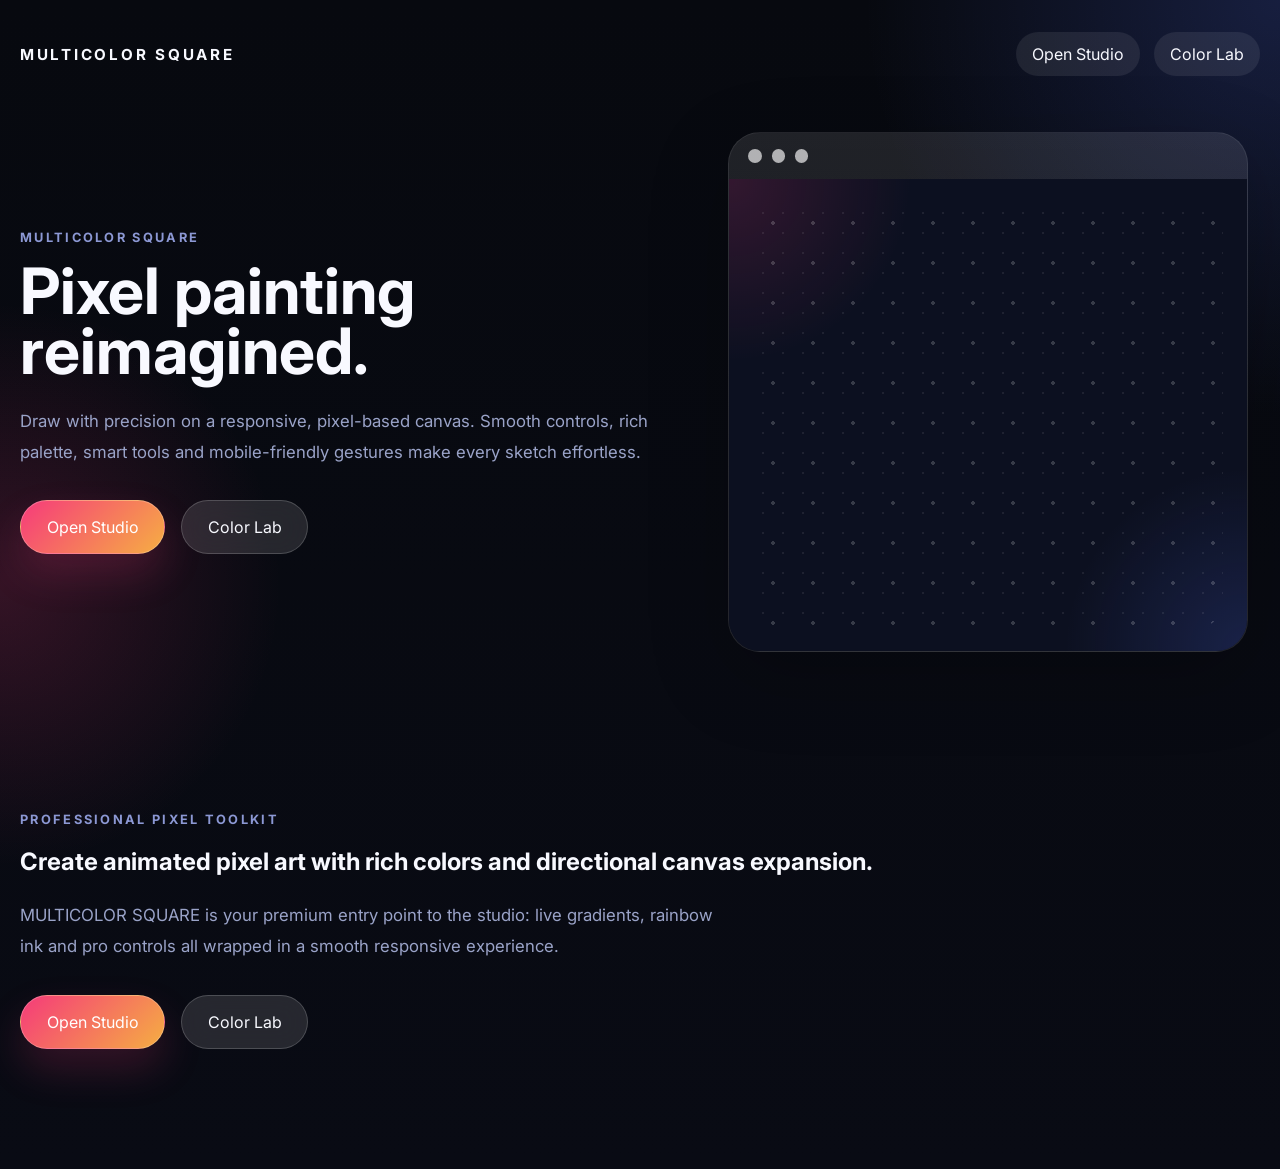
<file: index.html>
<!DOCTYPE html>
<html lang="en">
<head>
  <meta charset="UTF-8" />
  <meta name="viewport" content="width=device-width, initial-scale=1.0" />
  <title>MULTICOLOR SQUARE</title>
  <link rel="preconnect" href="https://fonts.googleapis.com" />
  <link rel="preconnect" href="https://fonts.gstatic.com" crossorigin />
  <link href="https://fonts.googleapis.com/css2?family=Inter:wght@400;500;600;700&display=swap" rel="stylesheet" />
  <link rel="stylesheet" href="styles.css" />
</head>
<body>
  <div class="page-shell">
    <header class="topbar">
      <div class="brand"><a href="index.html">MULTICOLOR SQUARE</a></div>
      <nav class="site-nav">
        <a href="studio.html" target="_blank" rel="noopener">Open Studio</a>
        <a href="settings.html" target="_blank" rel="noopener">Color Lab</a>
      </nav>
    </header>
    <header class="hero-panel">
      <div class="hero-copy">
        <p class="eyebrow">MULTICOLOR SQUARE</p>
        <h1>Pixel painting reimagined.</h1>
        <p class="hero-text">Draw with precision on a responsive, pixel-based canvas. Smooth controls, rich palette, smart tools and mobile-friendly gestures make every sketch effortless.</p>
        <div class="hero-actions">
          <a class="button button-primary" href="studio.html" target="_blank" rel="noopener">Open Studio</a>
          <a class="button button-secondary" href="settings.html" target="_blank" rel="noopener">Color Lab</a>
        </div>
      </div>
      <div class="hero-visual">
        <div class="visual-card">
          <div class="visual-topbar">
            <span></span><span></span><span></span>
          </div>
          <div class="visual-grid">
            <div class="dot-grid"></div>
          </div>
        </div>
      </div>
    </header>

    <main>
      <section class="hero-cta">
        <div class="hero-cta-copy">
          <p class="eyebrow">Professional pixel toolkit</p>
          <h2>Create animated pixel art with rich colors and directional canvas expansion.</h2>
          <p class="hero-text">MULTICOLOR SQUARE is your premium entry point to the studio: live gradients, rainbow ink and pro controls all wrapped in a smooth responsive experience.</p>
          <div class="hero-actions">
            <a class="button button-primary" href="studio.html" target="_blank" rel="noopener">Open Studio</a>
            <a class="button button-secondary" href="settings.html" target="_blank" rel="noopener">Color Lab</a>
          </div>
        </div>
      </section>
    </main>
  </div>
  <script src="script.js"></script>
</body>
</html>
</file>
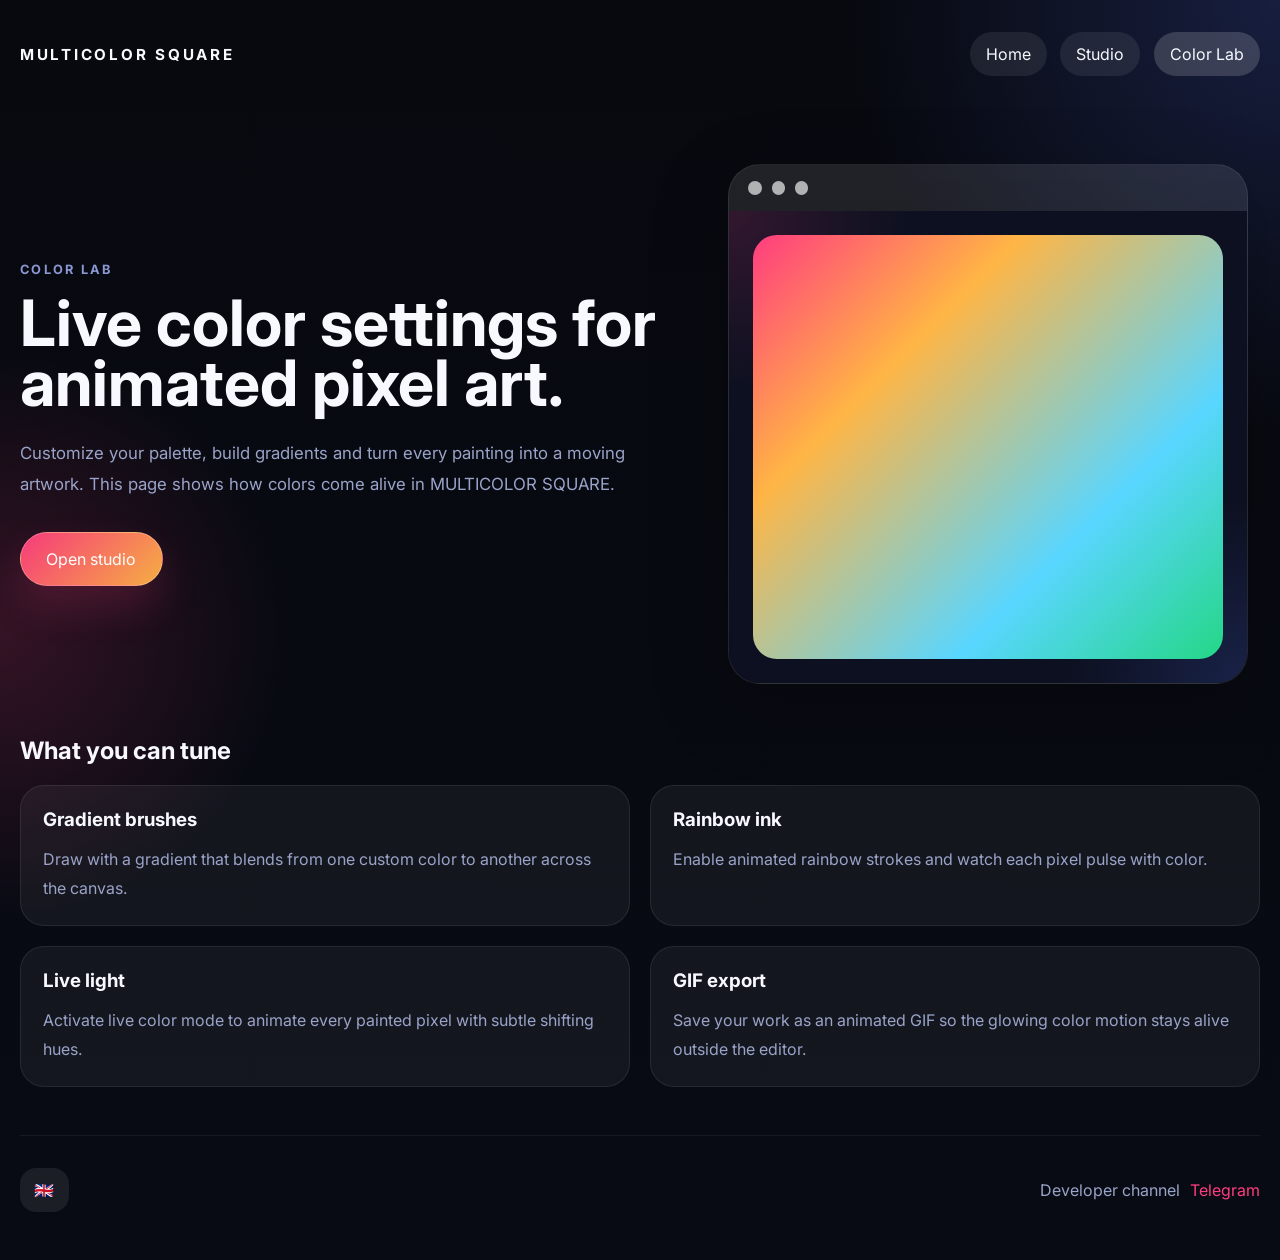
<file: settings.html>
<!DOCTYPE html>
<html lang="en">
<head>
  <meta charset="UTF-8" />
  <meta name="viewport" content="width=device-width, initial-scale=1.0" />
  <title>MULTICOLOR SQUARE Color Lab</title>
  <link rel="preconnect" href="https://fonts.googleapis.com" />
  <link rel="preconnect" href="https://fonts.gstatic.com" crossorigin />
  <link href="https://fonts.googleapis.com/css2?family=Inter:wght@400;500;600;700&display=swap" rel="stylesheet" />
  <link rel="stylesheet" href="styles.css" />
</head>
<body>
  <div class="page-shell">
    <header class="topbar">
      <div class="brand"><a href="index.html" target="_blank" rel="noopener">MULTICOLOR SQUARE</a></div>
      <nav class="site-nav">
        <a href="index.html" target="_blank" rel="noopener" data-i18n="navHome">Home</a>
        <a href="studio.html" target="_blank" rel="noopener" data-i18n="navStudio">Studio</a>
        <a href="settings.html" target="_blank" rel="noopener" class="active" data-i18n="navLab">Color Lab</a>
      </nav>
    </header>

    <main>
      <section class="hero-panel">
        <div class="hero-copy">
          <p class="eyebrow" data-i18n="labEyebrow">Color Lab</p>
          <h1 data-i18n="labTitle">Live color settings for animated pixel art.</h1>
          <p class="hero-text" data-i18n="labText">Customize your palette, build gradients and turn every painting into a moving artwork. This page shows how colors come alive in MULTICOLOR SQUARE.</p>
          <div class="hero-actions">
            <a class="button button-primary" href="studio.html" target="_blank" rel="noopener" data-i18n="openStudio">Open studio</a>
          </div>
        </div>
        <div class="hero-visual">
          <div class="visual-card">
            <div class="visual-topbar">
              <span></span><span></span><span></span>
            </div>
            <div class="visual-grid color-lab-grid">
              <div class="gradient-sample"></div>
            </div>
          </div>
        </div>
      </section>

      <section class="features" id="features">
        <h2 data-i18n="labFeaturesTitle">What you can tune</h2>
        <div class="feature-grid">
          <article>
            <h3 data-i18n="labFeature1Title">Gradient brushes</h3>
            <p data-i18n="labFeature1Text">Draw with a gradient that blends from one custom color to another across the canvas.</p>
          </article>
          <article>
            <h3 data-i18n="labFeature2Title">Rainbow ink</h3>
            <p data-i18n="labFeature2Text">Enable animated rainbow strokes and watch each pixel pulse with color.</p>
          </article>
          <article>
            <h3 data-i18n="labFeature3Title">Live light</h3>
            <p data-i18n="labFeature3Text">Activate live color mode to animate every painted pixel with subtle shifting hues.</p>
          </article>
          <article>
            <h3 data-i18n="labFeature4Title">GIF export</h3>
            <p data-i18n="labFeature4Text">Save your work as an animated GIF so the glowing color motion stays alive outside the editor.</p>
          </article>
        </div>
      </section>
    </main>

    <footer class="site-footer">
      <div class="lang-switcher">
        <button class="lang-button" data-lang="en">🇬🇧</button>
      </div>
      <div class="footer-meta">
        <span data-i18n="footerText">Developer channel</span>
        <a href="https://t.me/+4wpbbD--ZTM3NTY6" target="_blank" rel="noopener">Telegram</a>
      </div>
    </footer>
  </div>
  <script src="script.js"></script>
</body>
</html>
</file>
<file: styles.css>
:root {
  color-scheme: dark;
  --bg: #090b14;
  --bg-surface: rgba(16, 20, 36, 0.96);
  --surface-soft: rgba(255, 255, 255, 0.06);
  --accent: #ff3d7f;
  --accent-soft: rgba(255, 61, 127, 0.18);
  --text: #f8f9ff;
  --muted: #9aa3c8;
  --border: rgba(255, 255, 255, 0.1);
  --shadow: 0 24px 80px rgba(0, 0, 0, 0.22);
  font-family: 'Inter', system-ui, sans-serif;
}

* {
  box-sizing: border-box;
}

html, body {
  margin: 0;
  min-height: 100%;
  background: radial-gradient(circle at top right, rgba(87, 116, 255, 0.2), transparent 24%),
    radial-gradient(circle at left center, rgba(255, 61, 127, 0.18), transparent 20%),
    linear-gradient(180deg, #07090f 0%, #090b14 100%);
  color: var(--text);
}

body {
  min-height: 100vh;
}

a {
  color: inherit;
  text-decoration: none;
}

button, input {
  font: inherit;
}

button {
  outline: none;
}

.page-shell {
  width: min(1240px, calc(100% - 2rem));
  margin: 0 auto;
  padding: 2rem 0 3rem;
}

.topbar {
  display: flex;
  justify-content: space-between;
  align-items: center;
  gap: 1rem;
  margin-bottom: 1.5rem;
}

.brand a {
  font-size: 0.95rem;
  letter-spacing: 0.18em;
  text-transform: uppercase;
  font-weight: 700;
}

.site-nav {
  display: flex;
  flex-wrap: wrap;
  gap: 0.85rem;
}

.site-nav a {
  display: inline-flex;
  align-items: center;
  padding: 0.75rem 1rem;
  border-radius: 999px;
  background: rgba(255, 255, 255, 0.08);
  color: var(--text);
  transition: transform 0.2s ease, background-color 0.2s ease;
}

.site-nav a:hover,
.site-nav a.active {
  background: rgba(255, 255, 255, 0.16);
}

.hero-panel {
  display: grid;
  grid-template-columns: 1.1fr 0.9fr;
  gap: 2rem;
  align-items: center;
  padding: 2rem 0;
}

.eyebrow {
  margin: 0 0 1rem;
  color: #8c98d4;
  letter-spacing: 0.18em;
  text-transform: uppercase;
  font-size: 0.8rem;
  font-weight: 700;
}

.hero-copy h1 {
  margin: 0;
  font-size: clamp(3rem, 5vw, 4.5rem);
  line-height: 0.95;
}

.hero-text {
  max-width: 44rem;
  margin: 1.5rem 0 2rem;
  color: var(--muted);
  font-size: 1.05rem;
  line-height: 1.85;
}

.hero-actions {
  display: flex;
  gap: 1rem;
  flex-wrap: wrap;
}

.hero-cta {
  display: grid;
  min-height: 45vh;
  align-items: center;
  padding: 2.5rem 0 1rem;
}

.hero-cta-copy {
  max-width: 54rem;
}

.button {
  border: 1px solid rgba(255,255,255,0.12);
  padding: 1rem 1.6rem;
  border-radius: 999px;
  cursor: pointer;
  transition: transform 0.25s ease, box-shadow 0.25s ease, background-color 0.25s ease, border-color 0.25s ease;
  background: rgba(255,255,255,0.08);
  color: var(--text);
  backdrop-filter: blur(16px);
}

.button:hover {
  transform: translateY(-2px);
}

.button-primary {
  background: linear-gradient(135deg, rgba(255, 61, 127, 0.96), rgba(255, 181, 69, 0.96));
  color: #fff;
  box-shadow: 0 20px 40px rgba(255, 61, 127, 0.18);
  border-color: rgba(255,255,255,0.24);
}

.button-secondary {
  background: rgba(255, 255, 255, 0.12);
  color: var(--text);
  border-color: rgba(255, 255, 255, 0.18);
}

.tool-group {
  display: grid;
  grid-template-columns: repeat(3, 1fr);
  gap: 0.75rem;
}

.tool {
  background: rgba(255, 255, 255, 0.06);
  color: var(--text);
  border: 1px solid rgba(255,255,255,0.10);
  border-radius: 18px;
  padding: 1rem 0.9rem;
  cursor: pointer;
  transition: transform 0.22s ease, background-color 0.22s ease, border-color 0.22s ease, box-shadow 0.22s ease;
}

.tool:hover,
.tool.active {
  background: rgba(255, 255, 255, 0.14);
  border-color: rgba(255,255,255,0.24);
  box-shadow: 0 14px 28px rgba(0,0,0,0.12);
}

.palette,
.palette-grid {
  display: grid;
  grid-template-columns: repeat(3, minmax(0, 1fr));
  gap: 0.8rem;
}

.swatch {
  width: 100%;
  aspect-ratio: 1 / 1;
  border-radius: 18px;
  border: 2px solid rgba(255,255,255,0.10);
  cursor: pointer;
  transition: transform 0.22s ease, border-color 0.22s ease, box-shadow 0.22s ease;
}

.swatch:hover {
  transform: translateY(-2px);
}

.swatch.active {
  border-color: #fff;
  box-shadow: 0 0 0 6px rgba(255,255,255,0.10);
}

input[type="color"] {
  width: 100%;
  height: 3rem;
  border-radius: 18px;
  border: none;
  cursor: pointer;
  padding: 0;
}

.hero-visual {
  display: flex;
  justify-content: center;
}

.visual-card {
  width: min(100%, 520px);
  aspect-ratio: 1 / 1;
  border-radius: 32px;
  background: linear-gradient(180deg, rgba(255,255,255,0.1), rgba(255,255,255,0.04));
  border: 1px solid rgba(255,255,255,0.08);
  box-shadow: var(--shadow);
  overflow: hidden;
  display: grid;
  grid-template-rows: auto 1fr;
}

.visual-topbar {
  display: flex;
  align-items: center;
  gap: 0.6rem;
  padding: 1rem 1.2rem;
}

.visual-topbar span {
  width: 0.85rem;
  height: 0.85rem;
  border-radius: 999px;
  background: rgba(255, 255, 255, 0.65);
}

.visual-grid {
  display: grid;
  place-items: center;
  padding: 1.5rem;
  background: radial-gradient(circle at top left, rgba(255, 61, 127, 0.16), transparent 26%),
    radial-gradient(circle at bottom right, rgba(87, 116, 255, 0.18), transparent 26%),
    #0c1020;
}

.dot-grid {
  width: 100%;
  height: 100%;
  background-image:
    radial-gradient(circle, rgba(255,255,255,0.18) 2px, transparent 2px),
    radial-gradient(circle, rgba(255,255,255,0.08) 1.5px, transparent 1.5px);
  background-size: 40px 40px, 20px 20px;
  border-radius: 24px;
}

main {
  padding-top: 2rem;
}

.canvas-section {
  display: grid;
  grid-template-columns: 1fr 360px;
  gap: 1.5rem;
}

.canvas-panel {
  display: grid;
  gap: 1rem;
}

.canvas-frame {
  position: relative;
  padding: 1.2rem;
  border-radius: 32px;
  background: rgba(255,255,255,0.05);
  border: 1px solid rgba(255,255,255,0.1);
  box-shadow: inset 0 0 0 1px rgba(255,255,255,0.02);
}

.canvas-badge {
  position: absolute;
  top: 1rem;
  left: 1rem;
  padding: 0.65rem 0.95rem;
  border-radius: 999px;
  background: rgba(255, 255, 255, 0.12);
  color: #fff;
  font-size: 0.8rem;
  backdrop-filter: blur(14px);
}

.controls-panel {
  display: grid;
  gap: 1rem;
}

.panel-card {
  padding: 1.4rem;
  border-radius: 28px;
  background: rgba(255, 255, 255, 0.05);
  border: 1px solid rgba(255, 255, 255, 0.08);
}

.panel-title {
  margin: 0 0 1rem;
  color: var(--muted);
  font-size: 0.85rem;
  letter-spacing: 0.14em;
  text-transform: uppercase;
}

.palette-grid {
  display: grid;
  grid-template-columns: repeat(3, minmax(0, 1fr));
  gap: 0.8rem;
}

.color-pick-label,
.color-row label,
.slider-row label {
  display: block;
  margin-bottom: 0.5rem;
  color: var(--muted);
  font-size: 0.95rem;
}

.color-row,
.slider-row,
.size-row,
.checkbox-row {
  display: flex;
  align-items: center;
  justify-content: space-between;
  gap: 0.85rem;
  flex-wrap: wrap;
}

.color-row input,
.slider-row input,
.size-row input {
  width: 100%;
  margin-top: 0.25rem;
}

.size-row {
  display: grid;
  grid-template-columns: 1fr 1fr;
  gap: 0.85rem;
}

.size-row input {
  width: 100%;
  padding: 0.85rem 1rem;
  border-radius: 18px;
  border: 1px solid rgba(255,255,255,0.12);
  background: rgba(255, 255, 255, 0.05);
  color: var(--text);
}

.panel-actions {
  display: grid;
  gap: 0.85rem;
}

.panel-actions .button {
  width: 100%;
}

.lang-switcher {
  display: flex;
  gap: 0.75rem;
}

.lang-button {
  border: none;
  padding: 0.75rem 0.9rem;
  border-radius: 16px;
  background: rgba(255,255,255,0.08);
  cursor: pointer;
  transition: transform 0.2s ease, background-color 0.2s ease;
}

.lang-button.active,
.lang-button:hover {
  background: rgba(255,255,255,0.14);
}

.site-footer {
  display: flex;
  justify-content: space-between;
  align-items: center;
  flex-wrap: wrap;
  gap: 1rem;
  margin-top: 3rem;
  padding-top: 2rem;
  border-top: 1px solid rgba(255,255,255,0.06);
  color: var(--muted);
}

.footer-meta {
  display: flex;
  align-items: center;
  gap: 0.6rem;
}

.footer-meta a {
  color: var(--accent);
}

.gradient-sample {
  width: 100%;
  height: 100%;
  border-radius: 24px;
  background: linear-gradient(135deg, #ff3d7f 0%, #ffb545 30%, #59d6ff 70%, #24d786 100%);
}

.feature-grid {
  display: grid;
  grid-template-columns: repeat(2, minmax(0, 1fr));
  gap: 1.25rem;
}

.feature-grid article {
  padding: 1.4rem;
  border-radius: 24px;
  background: rgba(255, 255, 255, 0.05);
  border: 1px solid rgba(255, 255, 255, 0.08);
  transition: transform 0.2s ease;
}

.feature-grid article:hover {
  transform: translateY(-5px);
}

.feature-grid h3 {
  margin: 0 0 0.85rem;
}

.feature-grid p {
  margin: 0;
  color: var(--muted);
  line-height: 1.8;
}

@media (max-width: 960px) {
  .hero-panel,
  .canvas-section,
  .feature-grid {
    grid-template-columns: 1fr;
  }
  .canvas-section {
    gap: 1.25rem;
  }
}

@media (max-width: 720px) {
  .page-shell {
    width: min(100%, calc(100% - 1.5rem));
    padding: 1.5rem 0 2rem;
  }
  .hero-panel {
    gap: 1rem;
  }
  .hero-copy h1 {
    font-size: 2.6rem;
  }
  .visual-card {
    border-radius: 24px;
  }
  .panel-card {
    padding: 1.2rem;
  }
  .tool-group {
    grid-template-columns: repeat(2, 1fr);
  }
  .size-row {
    grid-template-columns: 1fr;
  }
}
</file>
